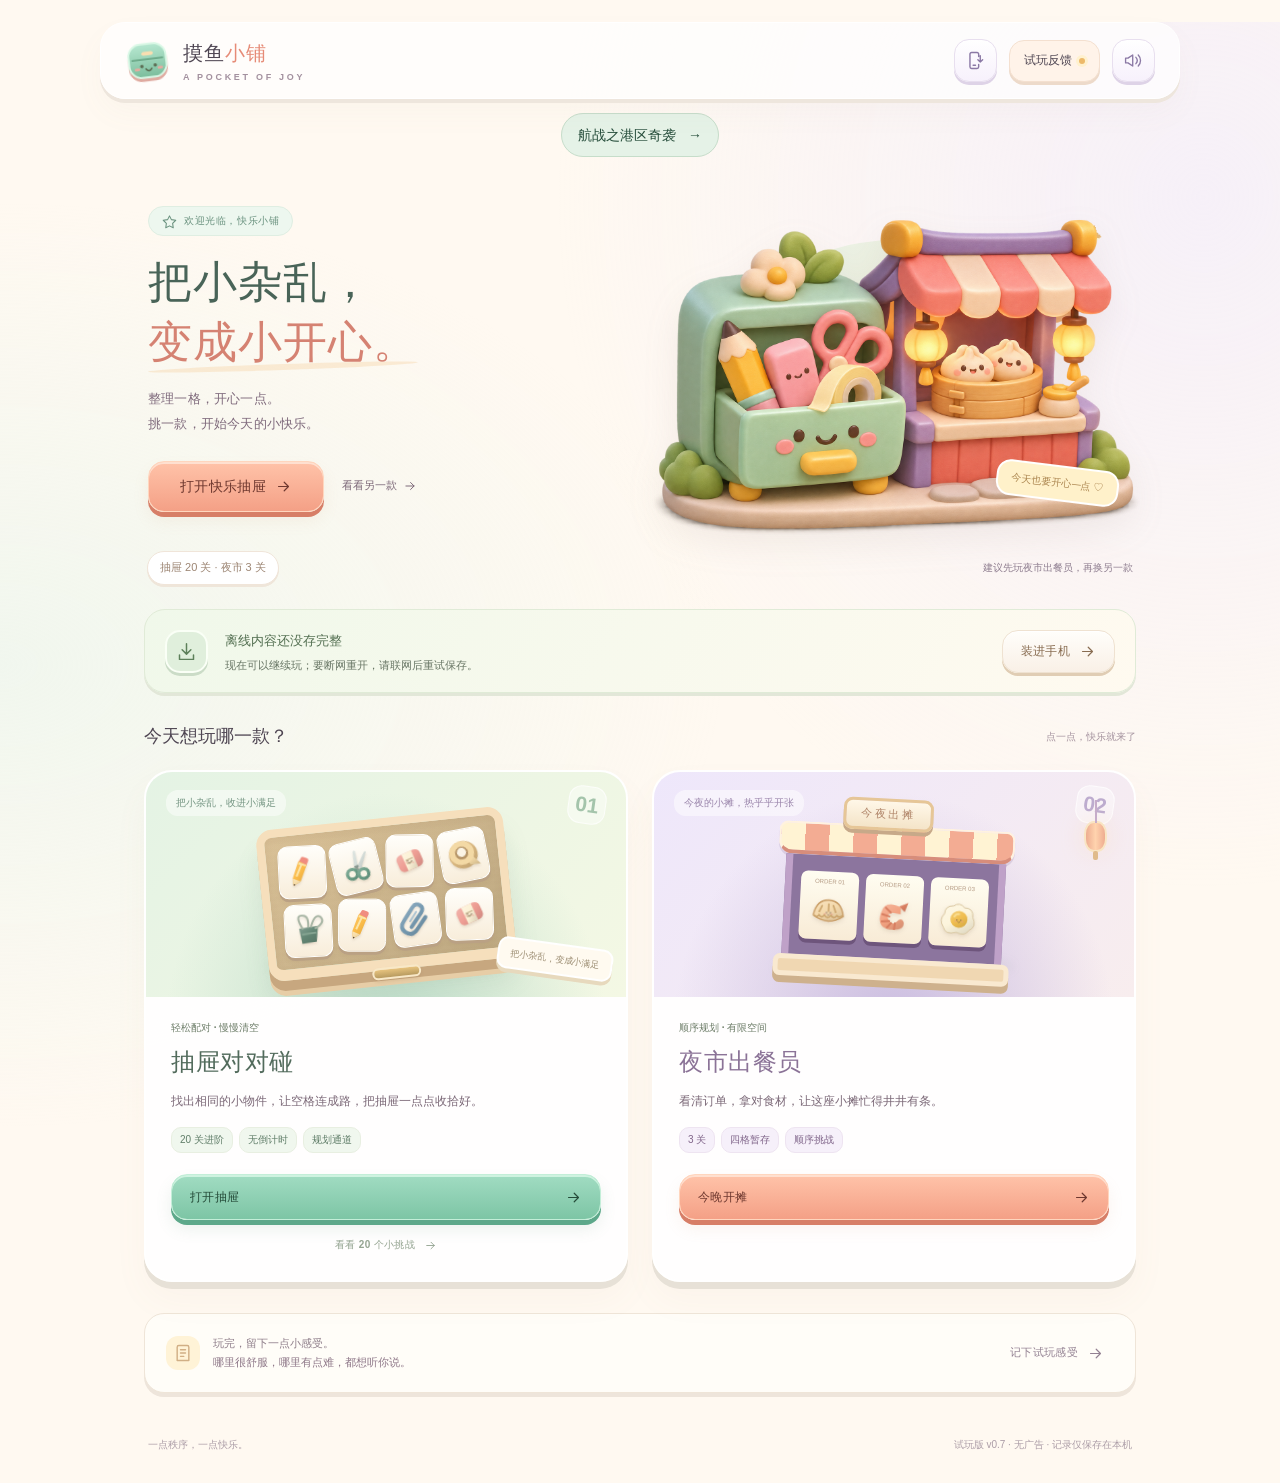
<file: index.html>
<!doctype html>
<html lang="zh-CN">
<head><meta charset="UTF-8"><meta name="viewport" content="width=device-width,initial-scale=1,viewport-fit=cover"><meta name="theme-color" content="#fff9f1"><meta name="description" content="打开抽屉，摆好小摊。抽屉配对20关、夜市出餐3关，来选出你更想再玩的一款。"><title>摸鱼小铺 · 两种小快乐</title><link rel="icon" href="data:image/svg+xml,%3Csvg%20xmlns%3D%22http%3A%2F%2Fwww.w3.org%2F2000%2Fsvg%22%20viewBox%3D%220%200%2064%2064%22%3E%3Crect%20x%3D%225%22%20y%3D%226%22%20width%3D%2254%22%20height%3D%2251%22%20rx%3D%2217%22%20fill%3D%22%2396cfb2%22%2F%3E%3Cpath%20d%3D%22M7%2028h50%22%20stroke%3D%22%236da98b%22%20stroke-width%3D%223%22%2F%3E%3Crect%20x%3D%2223%22%20y%3D%2216%22%20width%3D%2218%22%20height%3D%225%22%20rx%3D%222.5%22%20fill%3D%22%23ffe3b5%22%2F%3E%3Cg%20fill%3D%22%23526d54%22%3E%3Ccircle%20cx%3D%2223%22%20cy%3D%2239%22%20r%3D%222.5%22%2F%3E%3Ccircle%20cx%3D%2241%22%20cy%3D%2239%22%20r%3D%222.5%22%2F%3E%3C%2Fg%3E%3Cpath%20d%3D%22M28%2044q4%205%208%200%22%20fill%3D%22none%22%20stroke%3D%22%23526d54%22%20stroke-width%3D%222.5%22%20stroke-linecap%3D%22round%22%2F%3E%3C%2Fsvg%3E"><link rel="stylesheet" href="style.css"><link rel="manifest" href="manifest.webmanifest"><link rel="apple-touch-icon" href="assets/icons/icon-180.png"><meta name="mobile-web-app-capable" content="yes"><meta name="apple-mobile-web-app-capable" content="yes"><meta name="apple-mobile-web-app-title" content="摸鱼小铺"><meta name="apple-mobile-web-app-status-bar-style" content="default"><style>.pocket-raid-link{display:flex;width:max-content;max-width:calc(100% - 28px);min-height:44px;align-items:center;gap:12px;margin:14px auto 0;padding:0 16px;border:1px solid #c6ddca;border-radius:999px;background:#e5f2e7;color:#274e3c;font-size:14px;font-weight:700;text-decoration:none}.pocket-raid-link:hover,.pocket-raid-link:focus-visible{background:#d6ecdc}.pocket-raid-link:focus-visible{outline:2px solid #274e3c;outline-offset:3px}</style></head>
<body><header class="site-header"><a href="#" class="brand" aria-label="摸鱼小铺，返回首页"><span class="brand-mark" aria-hidden="true"><svg viewBox="0 0 48 48"><defs><linearGradient id="brandMint" x2="0" y2="1"><stop stop-color="#b6e7d0"/><stop offset="1" stop-color="#7bbd9c"/></linearGradient></defs><rect x="4" y="6" width="39" height="35" rx="13" fill="url(#brandMint)" stroke="#daf8e6" stroke-width="2"/><path d="M7 22h33" stroke="#6ba888" stroke-width="2"/><rect x="18" y="14" width="12" height="4" rx="2" fill="#f9deb1"/><circle cx="17" cy="29" r="1.8" fill="#5c6e54"/><circle cx="31" cy="29" r="1.8" fill="#5c6e54"/><path d="M21 32q3 4 6 0" fill="none" stroke="#5c6e54" stroke-width="1.7" stroke-linecap="round"/><ellipse cx="12" cy="32" rx="3" ry="1.5" fill="#e9aaa0"/><ellipse cx="36" cy="32" rx="3" ry="1.5" fill="#e9aaa0"/></svg></span><span class="brand-copy">摸鱼<em>小铺</em><small>A POCKET OF JOY</small></span></a><nav><button class="icon-button offline-entry" data-action="offline-guide" aria-label="离线安装与分享" title="离线安装与分享"><svg viewBox="0 0 24 24" fill="none" stroke="currentColor" stroke-width="1.8" stroke-linecap="round" stroke-linejoin="round" aria-hidden="true"><path d="M16 7V4a2 2 0 0 0-2-2H7a2 2 0 0 0-2 2v16a2 2 0 0 0 2 2h7a2 2 0 0 0 2-2v-3M9 18h3M18 6v8m-3-3 3 3 3-3"/></svg></button><button class="nav-feedback" data-action="report">试玩反馈 <span class="feedback-dot"></span></button><button class="icon-button" id="sound-toggle" aria-haspopup="dialog" data-action="audio-settings" aria-label="音乐与音效设置"></button></nav></header><a class="pocket-raid-link" href="harbor-raid.html">航战之港区奇袭 <span aria-hidden="true">→</span></a><main id="app"></main><footer class="site-footer"><span>一点秩序，一点快乐。</span><span>试玩版 v0.7 · 无广告 · 记录仅保存在本机</span></footer><dialog id="modal" aria-labelledby="modal-title"></dialog><div id="toast" class="toast" role="status" aria-live="polite"></div><script src="engine.js"></script><script src="icons.js"></script><script src="audio.js"></script><script src="offline.js"></script><script src="app.js"></script></body></html>
</file>
<file: style.css>
:root{--paper:#fff9f1;--ink:#4e4552;--muted:#7d7180;--line:#eee3db;--green:#6fba9a;--green-light:#e8f6ee;--orange:#f29a80;--cream:#fffefa;--shadow:0 16px 36px #a87c6312;--spring:cubic-bezier(.22,1.35,.45,1);font-family:ui-rounded,"SF Pro Rounded",-apple-system,BlinkMacSystemFont,"PingFang SC","Microsoft YaHei",sans-serif;color:var(--ink);background:var(--paper);font-synthesis:none;color-scheme:light}
*{box-sizing:border-box}html{scroll-behavior:smooth;scroll-padding-top:20px}body{margin:0;min-width:320px;line-height:1.6;background:radial-gradient(ellipse at 94% 12%,#eee8ff85,transparent 38%),radial-gradient(ellipse at 0 44%,#e6f5ec90,transparent 40%),#fff9f1}body.theme-night{background:radial-gradient(ellipse at 95% 15%,#e9e1ffb0,transparent 50%),#fff9f4}button,a,input,textarea{-webkit-tap-highlight-color:transparent}button{font:inherit;cursor:pointer;color:inherit;border:0;touch-action:manipulation}button:disabled{cursor:default;opacity:.42}a{color:inherit;text-decoration:none}button:focus-visible,a:focus-visible,input:focus-visible,textarea:focus-visible,summary:focus-visible{outline:3px solid #de927d;outline-offset:4px}svg{display:block}button svg{flex-shrink:0}button,a{ -webkit-user-select:none;user-select:none}button:disabled:hover{transform:none}
.site-header{max-width:1080px;margin:22px auto 0;min-height:76px;display:flex;align-items:center;justify-content:space-between;gap:16px;padding:14px 24px;background:#ffffffb8;border:1px solid #fff;box-shadow:0 4px 0 #eee6dd,0 14px 30px #a9927f0b;border-radius:25px;position:relative;z-index:3}.brand{display:flex;gap:12px;align-items:center;font-size:20px;font-weight:850;letter-spacing:1px;white-space:nowrap}.brand small{display:block;font-size:9px;letter-spacing:2.7px;margin-top:1px;font-weight:650;color:#a3919f}.brand-mark{width:46px;height:46px;display:grid;place-items:center;transform:rotate(-7deg);filter:drop-shadow(0 3px 0 #dfaaa0)}.brand-mark svg{width:46px;height:46px}.brand-copy{display:block}.brand-copy em{font-style:normal;color:#e68b77}nav{display:flex;align-items:center;gap:12px}.nav-feedback{background:#fff3e9;border:1px solid #f4e0d0;font-size:12px;font-weight:650;display:flex;align-items:center;gap:7px;min-height:42px;padding:8px 14px;border-radius:15px;box-shadow:0 3px 0 #eddaca}.feedback-dot{width:6px;height:6px;border-radius:50%;background:#edb96a;box-shadow:0 0 0 3px #fff1cf}.icon-button{width:43px;height:43px;display:grid;place-items:center;background:linear-gradient(#fff,#f7f1fc);border:1px solid #e8dfef;box-shadow:0 3px 0 #ded3e7;border-radius:15px;color:#8b79a5}.icon-button svg{width:19px;height:19px}.icon-button:active,.nav-feedback:active{transform:translateY(3px);box-shadow:none}
.home{max-width:1040px;margin:auto;padding:32px 24px 20px}.hero{display:grid;grid-template-columns:1.05fr 1fr;align-items:center;gap:20px;min-height:330px;position:relative;padding:12px 4px 16px}.intro{position:relative;z-index:1}.eyebrow{font-size:10px;font-weight:750;letter-spacing:1.5px;color:#87988b;display:flex;align-items:center;gap:7px}.eyebrow svg{width:15px;height:15px}.intro>.eyebrow{display:inline-flex;padding:6px 13px;background:#edf7ef;border:1px solid #dfeee2;border-radius:25px;color:#6a927f;letter-spacing:.6px}h1{font-size:44px;font-weight:850;letter-spacing:1px;margin:16px 0 14px;line-height:1.36}.hero h1{color:#496458}.hero h1 span{color:#d58272;position:relative}.hero h1 span::after{content:'';height:6px;border-radius:50%;position:absolute;left:0;right:0;bottom:-4px;background:#f5d3a667;transform:rotate(-2deg);z-index:-1}.intro>p{font-size:13px;line-height:1.95;letter-spacing:.2px;color:#7f6a7c;margin:0}.hero-actions{display:flex;align-items:center;gap:18px;margin-top:24px}.hero-actions .primary{min-width:176px;min-height:51px;font-size:14px}.hero-browse{font-size:11px;color:#7c6878;display:flex;align-items:center;gap:6px;padding:12px 0}.hero-browse svg{width:14px;height:14px}.hero-visual{height:315px;position:relative;display:grid;place-items:center;isolation:isolate}.hero-visual::before{content:'';position:absolute;width:290px;height:240px;border-radius:45% 55% 40% 60%;background:linear-gradient(145deg,#e0f1e1aa,#f4e7c3bb);transform:rotate(-8deg);z-index:-1}.hero-visual img{width:110%;height:100%;object-fit:contain;filter:drop-shadow(0 15px 17px #84756419);animation:gentle-float 5s ease-in-out infinite}.hero-sticker{position:absolute;padding:8px 13px;border:2px solid #fff;border-radius:14px;background:#fff1ca;color:#ac8650;font-size:10px;box-shadow:0 5px 12px #a78e6b15;transform:rotate(7deg);bottom:15px;right:13px;font-weight:650}.hero-spark{position:absolute;font-size:20px;color:#e6b978;text-shadow:0 2px #fff7df;top:19px;right:30px;transform:rotate(15deg)}.hero-spark.small{font-size:14px;top:auto;right:auto;bottom:38px;left:15px;color:#bdafd9}.intro-bottom{display:flex;align-items:center;justify-content:space-between;gap:12px;margin:19px 0 24px;padding:0 3px}.session-pill{font-size:11px;padding:7px 12px;background:#fff;border:1px solid #f0e5d9;box-shadow:0 2px 0 #efe6da;border-radius:20px;color:#9c8573;white-space:nowrap}.order-note{font-size:10px;color:#8e7d8f}.section-title{display:flex;align-items:center;gap:10px;font-size:18px;font-weight:800;margin:5px 0 19px}.section-title>span{font-size:10px;font-weight:500;color:#a4929e;margin-left:auto}
.game-cards{display:grid;grid-template-columns:1fr 1fr;gap:24px;scroll-margin-top:30px}.game-card{border:2px solid #fff;border-radius:28px;background:#ffffffec;overflow:hidden;box-shadow:0 7px 0 #e7e1d7,0 18px 35px #a2806a0c;transition:transform .24s var(--spring),box-shadow .24s;position:relative}.card-art{height:225px;position:relative;overflow:hidden;display:grid;place-items:center;background:radial-gradient(ellipse at 50% 115%,#bcdcc9,transparent 65%),linear-gradient(135deg,#e4f3e4,#f4f8e4)}.card-art::after{content:'';position:absolute;width:240px;height:25px;bottom:18px;border-radius:50%;background:#7a967b14;filter:blur(5px)}.card-art.night-art{background:radial-gradient(ellipse at 50% 115%,#c9bbdf,transparent 65%),linear-gradient(135deg,#eee7fb,#f8edee)}.art-label{position:absolute;left:20px;top:18px;font-size:10px;font-weight:700;color:#749582;background:#ffffff83;padding:5px 10px;border-radius:12px;z-index:1}.night-art .art-label{color:#9b86ac}.card-number{position:absolute;right:20px;top:14px;font-size:21px;font-weight:850;color:#a4c4ab;font-style:normal;background:#ffffff69;width:38px;height:38px;border:1px solid #ffffffa8;border-radius:13px;display:grid;place-items:center;transform:rotate(8deg)}.night-art .card-number{color:#bdaccf}.drawer-illustration{width:248px;height:152px;background:repeating-linear-gradient(0deg,#c9aa8409 0 3px,#e2c5a009 4px 7px),linear-gradient(145deg,#d9c197,#bca780);border:8px solid #f6dfbc;border-bottom-width:11px;border-radius:16px;box-shadow:0 10px 0 #c7a77f,0 15px 0 #e7cda6,0 22px 24px #728b721e,inset 0 3px 7px #9c7d5c25;transform:rotate(-6deg);position:relative;margin-top:19px;padding:11px;display:grid;grid-template-columns:repeat(4,1fr);gap:6px;z-index:1}.drawer-illustration::after{content:'';position:absolute;width:45px;height:8px;border-radius:7px;background:linear-gradient(#e7c37e,#b89b60);bottom:-20px;left:94px;border:2px solid #f8e8c7;box-shadow:0 2px 3px #9a775331}.little-object{background:linear-gradient(#fffefa,#f8edda);border:1px solid #fff;border-radius:10px;box-shadow:0 3px 0 #baa184,0 4px 5px #6d553514;display:grid;place-items:center;transform:rotate(var(--rotation,0deg))}.little-object .art{width:42px;height:42px;filter:drop-shadow(0 2px 1px #72533722) saturate(1.1)}.floating-note{position:absolute;bottom:22px;right:13px;background:#fffaf0;border:2px solid #fff;border-radius:10px;box-shadow:0 4px 0 #e7d9bd;transform:rotate(8deg);padding:7px 11px;font-size:9px;color:#9a8b70;font-weight:650;z-index:2}.night-stall{width:236px;position:relative;margin-top:37px;transform:rotate(3deg);z-index:1}.stall-roof{height:33px;background:repeating-linear-gradient(90deg,#fff3d3 0 24px,#f3ac93 24px 48px);border:2px solid #fff2e0;border-bottom:4px solid #d78d7b;border-radius:9px 9px 14px 14px;box-shadow:0 3px 0 #8f739f34}.stall-sign{position:absolute;top:-27px;left:63px;background:linear-gradient(#fff7e8,#f4e4c8);color:#af8367;border:3px solid #e6c697;border-radius:9px;padding:4px 14px;font-size:11px;letter-spacing:3px;box-shadow:0 4px 0 #c7a989}.stall-body{height:100px;margin:0 8px;border-left:7px solid #bfa1c8;border-right:7px solid #bfa1c8;display:flex;align-items:center;gap:7px;padding:9px;background:#8c759e}.mini-order{flex:1;background:linear-gradient(#fffdf1,#f8ebd6);padding:6px 3px;border-radius:7px;height:68px;box-shadow:0 4px 0 #6e557c;display:flex;flex-direction:column;align-items:center;gap:4px;font-size:6px;color:#b49a83}.mini-order .art{width:42px;height:42px;filter:drop-shadow(0 2px 2px #76553e25)}.stall-counter{height:22px;background:#f0d7b2;border:5px solid #f9e9d0;border-radius:7px;box-shadow:0 7px 0 #ceb18d}.lantern{position:absolute;top:49px;right:27px;width:23px;height:31px;background:linear-gradient(90deg,#edac90,#ffd3ae,#eeac90);border:2px solid #f9e5c3;border-radius:42%;box-shadow:0 0 22px #ffdcb766;z-index:2}.lantern::before{content:'';position:absolute;left:9px;top:-23px;height:23px;width:2px;background:#c6acc9}.lantern::after{content:'';position:absolute;left:7px;bottom:-10px;width:5px;height:9px;background:#e0bb8b;border-radius:2px}.card-content{padding:23px 25px 18px}.card-meta{font-size:10px;font-weight:650;color:#6d7d68;margin-bottom:7px;display:flex;align-items:center;justify-content:space-between;gap:8px}.game-card h2{font-size:24px;letter-spacing:.6px;margin:0 0 8px;font-weight:850;color:#526b5c}.game-card.night-card h2{color:#8b7397}.game-card p{font-size:12px;line-height:1.9;margin:0;color:#7c6978}.card-tags{display:flex;gap:6px;flex-wrap:wrap;margin:15px 0 21px}.tag{font-size:10px;color:#5f7d68;background:#f0f7ee;border:1px solid #e8efe1;border-radius:10px;padding:4px 8px}.night-card .tag{background:#f6f0fa;border-color:#eee4f1;color:#80658a}.primary,.secondary,.text-btn{min-height:46px;padding:11px 18px;border-radius:16px;display:inline-flex;align-items:center;justify-content:center;gap:9px;font-weight:750;font-size:12px;letter-spacing:.3px;transition:transform .18s var(--spring),box-shadow .18s,background .18s;position:relative}.primary{background:linear-gradient(#a1dcc2,#7dc5a5);color:#254c39;border:1px solid #c3eed8;box-shadow:0 5px 0 #5da88a,0 9px 16px #5d9a7720,inset 0 2px 0 #e7fff0a8}.primary.orange{background:linear-gradient(#ffc3a9,#f4a086);color:#6e382f;border-color:#ffd6be;box-shadow:0 5px 0 #d77e67,0 9px 16px #d697741c,inset 0 2px 0 #fff0e5a8}.secondary{background:linear-gradient(#fffefb,#f9f0e6);border:1px solid #efe2d1;color:#886c51;box-shadow:0 3px 0 #e0cdb4,inset 0 1px 0 #fff}.text-btn{background:transparent;color:#938192;box-shadow:none;min-height:42px;padding:8px 10px;font-weight:600}.primary svg,.secondary svg,.text-btn svg{width:17px;height:17px}.primary:active{transform:translateY(5px) scale(.985);box-shadow:0 0 0 #5da88a,inset 0 2px 4px #5a8e6a22}.primary.orange:active{box-shadow:0 0 0 #d77e67,inset 0 2px 4px #ba7a5622}.secondary:active{transform:translateY(3px) scale(.98);box-shadow:none}.card-content>.primary{width:100%;justify-content:space-between}.card-content>.card-level-link{width:100%;min-height:34px;margin-top:8px;font-size:10px;color:#94a491}.card-level-link svg{width:13px;height:13px}.home-bottom{margin:31px 0 0;padding:18px 21px;border:1px solid #efe5d8;border-radius:20px;background:#fffdf8;display:flex;align-items:center;gap:13px;font-size:11px;color:#8e7788;line-height:1.8;box-shadow:0 4px 0 #eee5db}.home-bottom>svg{width:34px;height:34px;color:#d1af85;flex-shrink:0;padding:7px;background:#fff3d7;border-radius:12px}.home-bottom b{font-weight:700;color:#8e7d89}.home-bottom .text-btn{margin-left:auto;white-space:nowrap;font-size:11px}.site-footer{max-width:1040px;margin:4px auto 0;padding:20px 28px 30px;display:flex;justify-content:space-between;color:#ac9da7;font-size:10px;gap:15px}.saved-badge{font-size:9px;color:#75927d;letter-spacing:0;display:flex;gap:3px;align-items:center;background:#eef7eb;padding:4px 7px;border-radius:9px;white-space:nowrap}.saved-badge svg{width:12px;height:12px}
.game-shell{max-width:1040px;margin:auto;padding:24px 25px 18px}.game-topline{display:flex;align-items:center;justify-content:space-between;gap:12px;padding:0 1px}.back-link{background:#fffefb;border:1px solid #f0e5d9;border-radius:14px;display:flex;align-items:center;gap:3px;font-size:11px;color:#9a8490;min-height:39px;padding:7px 11px;box-shadow:0 2px 0 #eadecf}.back-link svg{width:16px;height:16px}.level-selector{display:flex;align-items:center;gap:6px}.level-chip{height:36px;min-width:52px;padding:0 11px;background:#fffdf9;color:#ad98a8;border:1px solid #f0e5dc;font-size:11px;border-radius:14px;display:flex;align-items:center;justify-content:center;gap:4px;box-shadow:0 3px 0 #e9ded2}.level-chip.active{color:#6c927d;border-color:#bbdcc9;background:#e3f4e8;box-shadow:0 3px 0 #acd0b9}.level-chip svg{width:12px;height:12px}.level-step{width:37px;height:37px;display:grid;place-items:center;background:linear-gradient(#fff,#f3f8f0);border:1px solid #e1ecdd;border-radius:14px;padding:0;color:#8da389;box-shadow:0 3px 0 #d4e0ca}.level-step svg{width:15px;height:15px}.level-map-trigger{min-height:38px;display:flex;align-items:center;gap:8px;border:1px solid #cce6d3;border-radius:14px;background:linear-gradient(#ecf8ee,#e0f0e1);font-size:11px;padding:7px 13px;white-space:nowrap;color:#729378;font-weight:700;box-shadow:0 3px 0 #bcd7bf}.level-map-trigger svg{width:13px;height:13px}.level-step:active,.level-chip:active,.level-map-trigger:active{transform:translateY(3px);box-shadow:none}.game-layout{display:grid;grid-template-columns:minmax(0,1fr) 305px;gap:50px;margin-top:27px;align-items:start}.game-main{min-width:0;max-width:535px}.game-heading{display:flex;align-items:center;justify-content:space-between;gap:10px;margin-bottom:21px}.game-heading h1{font-size:28px;margin:4px 0 3px;letter-spacing:1px;color:#526e60;font-weight:850}.game-heading .eyebrow{font-size:8px;letter-spacing:1.7px;color:#a0b19d}.level-subtitle{font-size:12px;color:#7c6679;margin:0}.game-timer{font-size:12px;color:#85674d;display:flex;gap:6px;align-items:center;font-variant-numeric:tabular-nums;padding:7px 10px;border-radius:12px;background:#fff3dd;border:1px solid #f0e2c5;white-space:nowrap}.game-timer svg{width:15px;height:15px}.progress-label{display:flex;justify-content:space-between;gap:10px;font-size:11px;color:#8d788b;margin-bottom:9px;padding:0 3px}.progress-label strong{font-weight:750;color:#4d7c63}.progress-track{height:10px;background:#e8e9dc;border:2px solid #fffdf6;box-shadow:inset 0 2px 3px #aba88d26,0 1px 0 #e5dfcd;border-radius:15px;margin-bottom:22px;overflow:hidden}.progress-fill{height:100%;background:linear-gradient(0deg,#8cc9a8,#b8e5bd);border-radius:10px;box-shadow:inset 0 1px 0 #e4ffdd;transition:width .25s}
.drawer-stage{position:relative;padding:16px;background:repeating-linear-gradient(0deg,#99754606 0 2px,transparent 2px 7px),linear-gradient(145deg,#cfb892,#d9c49e 38%,#c6ae88);border:9px solid #f3dcb7;border-bottom-width:16px;border-radius:24px;box-shadow:0 5px 0 #bca07c,0 10px 0 #e4c79e,0 20px 28px #a28a6120,inset 0 5px 10px #8d704933,inset 0 0 0 1px #b49d78}.drawer-stage::before{content:'';position:absolute;inset:-5px;border:1px solid #fff2d8a8;border-radius:18px;pointer-events:none}.drawer-stage::after{content:'';position:absolute;bottom:-18px;width:53px;height:8px;left:calc(50% - 26px);background:linear-gradient(#e9cb8b,#b99e69);border:2px solid #f9e9bc;border-radius:10px;box-shadow:0 2px 3px #96784b33}.drawer-grid{display:grid;grid-template-columns:repeat(var(--cols),minmax(0,1fr));gap:7px;position:relative}.tile{aspect-ratio:1;background:linear-gradient(155deg,#fffef9,#fff5e3);border:1px solid #fff7e9;border-radius:13px;display:flex;align-items:center;justify-content:center;box-shadow:0 4px 0 #b99d78,0 5px 5px #8d755126,inset 0 2px 1px #fff;transition:transform .18s var(--spring),box-shadow .16s,background .16s;min-width:0;padding:1px;position:relative;isolation:isolate}.tile::before{content:'';position:absolute;width:70%;height:68%;border-radius:40% 55% 46% 50%;background:var(--object-color,#d5be96);opacity:.095;z-index:-1;transform:rotate(-12deg)}.tile::after{content:'';position:absolute;left:8px;top:4px;width:35%;height:3px;border-radius:5px;background:#ffffffb8;pointer-events:none}.tile .art{width:94%;height:94%;max-width:70px;filter:drop-shadow(0 2px 1px #70533827) saturate(1.14);transform:rotate(var(--object-tilt,0deg));transition:transform .2s var(--spring);pointer-events:none}.tile.selected{border:2px solid #d6a761;transform:translateY(-3px) scale(1.035);background:linear-gradient(#fff5cb,#ffe6ad);box-shadow:0 5px 0 #b59058,0 0 0 3px #fff3be78,0 9px 13px #aa895033}.tile.selected .art{transform:rotate(0deg) scale(1.05)}.tile.hinted{border:2px solid #e49d97;animation:hint-glow 1.3s ease-in-out infinite;background:#fff0e2}.tile.empty{visibility:hidden;pointer-events:none}.tile.removing{animation:tile-pop .26s ease-in forwards}.tile.wrong{animation:soft-shake .28s ease}.connection{position:absolute;inset:0;width:100%;height:100%;pointer-events:none;z-index:3;overflow:visible}.connection polyline{fill:none;stroke-linecap:round;stroke-linejoin:round}.connection .line-shadow{stroke:#78b29a;stroke-width:8;opacity:.5}.connection .line-main{stroke:#fff5ad;stroke-width:4;filter:drop-shadow(0 0 4px #fff6b8)}.match-celebration{position:fixed;inset:0;pointer-events:none;z-index:12;overflow:hidden}.match-celebration span{position:absolute;display:block;color:var(--spark-color);font-size:11px;line-height:1;animation:sparkle-out .56s ease-out forwards;transform-origin:center}.match-celebration .match-word{font-size:11px;letter-spacing:1px;font-weight:800;color:#a78051;text-shadow:0 1px #fff4cc;animation:match-word .6s ease-out forwards;white-space:nowrap}
.game-message{font-size:11px;line-height:1.8;text-align:center;color:#7d6b7d;min-height:43px;padding:20px 6px 0}.game-controls{display:flex;justify-content:center;gap:12px;margin:17px 0 12px}.game-controls button{font-size:12px;padding:10px 16px;min-height:45px}.feedback-callout{display:block;font-size:10px;line-height:1.8;margin-top:18px;color:#ad9ca7;text-align:center}.feedback-callout button{color:#8ca58d;text-decoration:underline;text-underline-offset:3px;padding:0;background:none;font-size:inherit;min-height:36px}.game-side{padding:26px 24px;background:linear-gradient(145deg,#fffefb,#f9f7eb);border:2px solid #fff;border-radius:25px;box-shadow:0 5px 0 #e9e3d5,0 15px 28px #a28b6d0b;margin-top:4px;position:sticky;top:24px}.side-kicker{font-size:9px;letter-spacing:2px;color:#b0b59b}.game-side h2{font-size:21px;line-height:1.8;letter-spacing:.7px;font-weight:750;margin:10px 0 20px;color:#6f8c74}.side-sample{display:flex;align-items:center;justify-content:center;gap:10px;padding:15px 10px;background:linear-gradient(#edf5e5,#e5edd8);border:1px solid #fff;border-radius:17px;box-shadow:inset 0 2px 5px #b3c19a1c}.side-sample .art{width:47px;height:47px;filter:drop-shadow(0 2px 1px #86906b2b) saturate(1.12)}.side-sample>span{font-size:15px;color:#b2bf97}.side-sample>svg{width:23px;height:23px;color:#91af7a}.rule-step{display:flex;gap:11px;margin:18px 0;align-items:start;color:#807184;font-size:11px;line-height:1.9}.rule-step>span{font-size:10px;font-weight:800;color:#647e57;line-height:1;min-width:24px;height:24px;border-radius:9px;background:#edf3e4;display:grid;place-items:center;margin-top:1px}.rule-step p{margin:0}.side-divider{height:1px;background:#ede8db;margin:21px 0}.side-bottom{font-size:10px;color:#b0a498;line-height:1.9}.mobile-rule{display:none}
.night-shell .game-heading h1{color:#8e739f}.night-shell .game-heading .eyebrow{color:#b2a0c3}.night-shell .level-chip.active{background:#efe6f8;color:#a386b6;border-color:#dfcdeb;box-shadow:0 3px 0 #d2bcdf}.night-shell .game-timer{color:#886386;background:#faf0f3;border-color:#efdee9}.night-shell .progress-fill{background:linear-gradient(0deg,#c5a6dc,#e5cced);box-shadow:inset 0 1px 0 #f9edff}.night-shell .progress-label strong{color:#ae8cbf}.night-stage{background:radial-gradient(ellipse at 50% 0,#9a85ad45,transparent 55%),linear-gradient(145deg,#776289,#665178);border:8px solid #bea3d2;border-bottom-width:13px;border-radius:23px;padding:20px 15px 17px;box-shadow:0 5px 0 #8b6a9d,0 10px 0 #cdb1dc,0 20px 28px #80618b18,inset 0 3px 7px #3c214326;position:relative}.night-stage::before{content:'';position:absolute;top:-8px;left:-8px;right:-8px;height:12px;border:2px solid #fff0e1;border-radius:20px 20px 7px 7px;background:repeating-linear-gradient(90deg,#ffe7c4 0 24px,#f5ad94 24px 48px);box-shadow:0 2px 0 #bd8c81}.orders-label{display:flex;justify-content:space-between;color:#f0e4f8;font-size:9px;letter-spacing:1px;margin:0 3px 11px}.orders{display:grid;grid-template-columns:repeat(3,minmax(0,1fr));gap:9px;margin-bottom:19px}.order{min-height:105px;border-radius:10px 10px 3px 3px;background:linear-gradient(#fffdf0,#f9ead4);padding:10px 5px 9px;position:relative;box-shadow:0 4px 0 #44304e35;box-sizing:border-box;border:1px solid #fff9e7}.order::after{content:'';height:5px;position:absolute;left:0;right:0;bottom:-3px;background:radial-gradient(circle,#705a82 2px,transparent 2.8px) left/9px 8px repeat-x}.order-head{display:flex;justify-content:space-between;color:#8b6955;font-size:8px;letter-spacing:.7px;margin-bottom:9px;border-bottom:1px dashed #e5d0b9;padding-bottom:5px}.order-items{display:flex;flex-wrap:wrap;justify-content:center;gap:1px}.order-food{width:35px;height:36px;position:relative;display:grid;place-items:center}.order-food .art{width:35px;height:35px;filter:drop-shadow(0 2px 1px #9b704620) saturate(1.14)}.order-food.got .art{opacity:.24}.order-food.got::after{content:'✓';position:absolute;inset:0;display:grid;place-items:center;font-size:20px;color:#609669;font-weight:900;text-shadow:0 1px #fff}.order.empty-order{background:#e4d4ef14;border:1px dashed #bda5cc70;box-shadow:none;display:grid;place-items:center;color:#d1bfdc;font-size:10px;gap:4px}.order.empty-order>svg{width:23px;height:23px}.order.empty-order::after{display:none}.buffer-label{font-size:10px;color:#f9edf9;display:flex;justify-content:space-between;margin:3px 4px 9px}.buffer{display:flex;gap:9px;padding:0 15px 17px;border-bottom:1px solid #c3a9d349;justify-content:center}.buffer-slot{width:55px;height:52px;border:2px dashed #bca3cc;background:#5c446b7d;border-radius:13px;display:grid;place-items:center;color:#b59bc4;font-size:11px;box-shadow:inset 0 2px 4px #35243c18}.buffer-slot .art{width:45px;height:45px;filter:drop-shadow(0 2px 1px #755d4a30) saturate(1.14)}.buffer-slot.full{border:2px solid #f7e4f5;background:linear-gradient(#f8eaf3,#e6cfe4);box-shadow:0 3px 0 #52396166,inset 0 2px 1px #fff6fd}.buffer.danger .buffer-slot:not(.full){border-color:#ffd7b3;color:#ffe7c8;animation:gentle-warn 1s infinite}.buffer.danger .buffer-slot.full{border-color:#fbd2be;background:linear-gradient(#ffe7d5,#edc8bd)}.pantry-label{color:#f7eaff;font-size:9px;letter-spacing:.8px;display:flex;justify-content:space-between;margin:16px 3px 9px}.pantry{display:grid;grid-template-columns:repeat(var(--lanes),minmax(0,1fr));gap:8px;align-items:start}.food-lane{display:flex;flex-direction:column;align-items:center;gap:5px;padding:5px 4px 8px;background:#4e375f4d;border:1px solid #d9bee921;border-radius:13px;min-height:143px;min-width:0;box-shadow:inset 0 2px 3px #38284324}.food-tile{background:linear-gradient(#fff5dd,#f3e1bb);width:100%;aspect-ratio:1;border-radius:11px;box-shadow:0 4px 0 #a88566;padding:2px;position:relative;border:1px solid #fff7e1;display:grid;place-items:center;min-width:0}.food-tile .art{width:100%;height:100%;max-width:57px;filter:drop-shadow(0 2px 1px #926b4430) saturate(1.15)}.food-tile.front{border:2px solid #fff5c6;background:linear-gradient(#fff9e7,#f9e8c1);box-shadow:0 4px 0 #c39b71,0 6px 8px #38213c22;transition:transform .18s var(--spring),box-shadow .18s;cursor:pointer}.food-tile.front::after{content:'';position:absolute;top:-4px;right:-4px;width:8px;height:8px;background:#a9ddbb;border:2px solid #80628e;border-radius:50%;box-shadow:0 0 0 2px #aed9b720}.food-tile.front:active{transform:translateY(3px) scale(.96);box-shadow:0 1px 0 #b38f67}.food-tile.behind{height:34px;aspect-ratio:auto;opacity:.76;border-radius:8px;box-shadow:0 2px 0 #51396466;background:linear-gradient(#ddd0e0,#c4b5d1);border:1px solid #ecdff1;pointer-events:none;padding:0}.food-tile.behind .art{width:33px;height:33px}.food-tile.hinted{border-color:#ffe0a0;animation:hint-glow 1s infinite}.lane-empty{font-size:9px;color:#c7b0d4;padding-top:17px}.night-shell .game-side{background:linear-gradient(145deg,#fffaff,#faf1fa);box-shadow:0 5px 0 #eaddeb,0 15px 28px #a480aa0b}.night-shell .side-kicker{color:#c2aac8}.night-shell .game-side h2{color:#8e6b9e}.night-shell .rule-step>span{background:#f1e6f6;color:#b092c1}.night-shell .side-sample{background:linear-gradient(#f7eaf6,#f0dff0)}
dialog{border:2px solid #fff;border-radius:29px;background:linear-gradient(145deg,#fffefb,#fff8ee);color:var(--ink);width:min(446px,calc(100% - 28px));padding:30px;max-height:calc(100dvh - 40px);box-shadow:0 7px 0 #dcd0be,0 30px 90px #5b435c30;overscroll-behavior:contain}dialog[open]{animation:modal-pop .25s var(--spring)}dialog::backdrop{background:#64516660;backdrop-filter:blur(6px)}.modal-close{position:absolute;right:13px;top:13px;width:36px;height:36px;background:linear-gradient(#fff,#f4e8f2);border:1px solid #eddfeb;box-shadow:0 2px 0 #e2d3e1;border-radius:13px;display:grid;place-items:center;color:#b399af;z-index:1}.modal-close svg{width:17px;height:17px}.modal-kicker{font-size:9px;color:#b9a89e;letter-spacing:1.7px;margin:0 30px 11px 0}.modal-title{font-size:24px;letter-spacing:.5px;line-height:1.65;margin:0 0 11px;font-weight:850;color:#677e6a;padding-right:15px}.modal-body{font-size:12px;line-height:1.95;color:#7e6c7b}.modal-body strong{color:#9a8466;font-weight:750}.modal-body p{margin:9px 0}.modal-art{display:flex;justify-content:center;gap:13px;align-items:center;padding:18px;margin:13px 0 17px;background:linear-gradient(#f1f7e5,#eaf1dd);border:2px solid #fff;border-radius:21px;box-shadow:inset 0 2px 4px #afb9a116}.modal-art .art{width:55px;height:55px;filter:drop-shadow(0 3px 1px #879b6925) saturate(1.15)}.modal-art svg:not(.art){width:23px;color:#a5b88b}.modal-actions{display:flex;flex-direction:column;gap:13px;margin-top:23px}.modal-actions .primary,.modal-actions .secondary{width:100%;min-height:47px}.modal-actions .text-btn{min-height:36px;font-size:11px}.result-medal{margin:7px auto 20px;background:radial-gradient(circle at 35% 25%,#fff6b3,#efcb73);border:4px solid #fff6cf;width:77px;height:77px;border-radius:26px;display:grid;place-items:center;color:#bd9146;transform:rotate(-9deg);box-shadow:0 5px 0 #d2ad61,0 10px 20px #e4c57522}.result-medal svg{width:37px;height:37px;fill:#ffeaaa;stroke-width:1.5}.result-center{text-align:center}.result-center .modal-title{padding-right:0}.result-stats{display:flex;justify-content:center;gap:43px;margin:20px 0;padding:17px;background:#f3f5e8;border:1px solid #fff;border-radius:18px;box-shadow:inset 0 2px 4px #b3b89813}.result-stats strong{display:block;font-size:24px;font-weight:800;color:#84a27d;font-variant-numeric:tabular-nums}.result-stats span{font-size:10px;color:#8b8169}.feedback-form fieldset{border:0;padding:0;margin:19px 0}.feedback-form legend{font-size:12px;line-height:1.8;color:#8b7c8c;margin-bottom:9px;font-weight:700}.choices{display:flex;gap:7px;flex-wrap:wrap}.choice{position:relative;flex:1;min-width:70px}.choice input{position:absolute;opacity:0;width:1px;height:1px}.choice span{display:flex;align-items:center;justify-content:center;min-height:43px;padding:8px 7px;background:linear-gradient(#fffefa,#f8f1e9);border:1px solid #eee2d5;border-radius:12px;font-size:11px;color:#8b7487;text-align:center;box-shadow:0 2px 0 #e7daca;transition:transform .15s var(--spring),background .15s}.choice input:checked+span{background:linear-gradient(#e6f4e8,#d8ecd9);border-color:#b5d3b8;color:#78977c;box-shadow:0 2px 0 #afceb3}.choice input:focus-visible+span{outline:3px solid #ddae92;outline-offset:2px}.rating-choices .choice{min-width:34px}.rating-choices .choice span{font-size:10px;padding:8px 2px}.preference-choices .choice{min-width:44%}textarea{font:inherit;resize:vertical;width:100%;min-height:85px;border-radius:14px;border:1px solid #eadecf;padding:13px;background:#fffef8;color:#8a7a86;font-size:12px;line-height:1.8;box-shadow:inset 0 2px 4px #c3a88b0c}textarea::placeholder{color:#b9aab1}.report-game{padding:14px 16px;background:#f0f5e8;border:1px solid #fff;border-radius:16px;margin:12px 0;font-size:11px;line-height:1.95;color:#7b886d}.report-game strong{display:block;color:#7d9b7a;font-size:13px;font-weight:750;margin-bottom:3px}.report-details{font-size:11px;color:#aa9ca5;line-height:1.9;margin-top:17px}.report-options{display:grid;grid-template-columns:1fr 1fr;gap:10px;margin-top:19px}.report-options button{font-size:11px;padding:10px 7px}.report-area{margin-top:16px;min-height:180px;font-size:11px;line-height:1.8}.privacy-note{font-size:10px;color:#85717d;line-height:1.9;margin-top:17px}.mini-notice{background:#fff2d8;border:1px solid #eedfbd;border-radius:14px;padding:12px;font-size:10px;color:#b0966b;line-height:1.8;margin-top:14px}.toast{position:fixed;bottom:max(30px,env(safe-area-inset-bottom));left:50%;transform:translate(-50%,20px);background:#fff8e9;color:#a1876e;border:2px solid #fff;padding:13px 20px;border-radius:18px;font-size:12px;line-height:1.7;max-width:min(420px,90vw);width:max-content;text-align:center;opacity:0;pointer-events:none;transition:opacity .2s,transform .2s;z-index:30;box-shadow:0 4px 0 #dec9ae,0 12px 25px #6f574222}.toast.show{opacity:1;transform:translate(-50%,0)}.win-stars{position:fixed;inset:0;pointer-events:none;z-index:5;overflow:hidden}.win-stars span{position:absolute;width:7px;height:12px;border-radius:3px;animation:confetti 1.5s forwards;top:30%;left:50%}
.level-map{margin:20px 0 12px}.level-chapter{margin:20px 0}.chapter-heading{display:flex;justify-content:space-between;font-size:10px;color:#9ba78e;margin-bottom:10px;font-weight:700}.chapter-heading span:last-child{font-size:9px;color:#baacb6;font-weight:500}.level-map-grid{display:grid;grid-template-columns:repeat(5,minmax(0,1fr));gap:8px}.level-map-cell{min-height:65px;padding:9px 2px;border:1px solid #f1e4d6;border-radius:15px;background:linear-gradient(#fffefa,#f9f0e3);box-shadow:0 4px 0 #e6d4be;display:flex;flex-direction:column;align-items:center;justify-content:center;gap:5px;color:#92738b;transition:transform .17s var(--spring),box-shadow .17s}.level-map-cell strong{font-size:20px;font-weight:850;font-variant-numeric:tabular-nums}.level-map-cell>span{font-size:8px;display:flex;align-items:center;justify-content:center;gap:2px;color:#bcaeb6}.level-map-cell>span svg{width:10px;height:10px}.level-map-cell.completed{background:linear-gradient(#e8f7e8,#d8ecd9);border-color:#c7e3c8;color:#5a865b;box-shadow:0 4px 0 #b9d6b6}.level-map-cell.completed>span{color:#5c7d58}.level-map-cell.current{border:2px solid #e4ad87;background:linear-gradient(#fff5dc,#ffe6bb);box-shadow:0 4px 0 #d9b387;color:#926d39}.level-map-cell:active{transform:translateY(4px) scale(.98);box-shadow:none}.audio-control{margin:19px 0;padding:15px 0;border-bottom:1px solid #f0e5db}.audio-control-heading{display:flex;align-items:center;justify-content:space-between;gap:15px}.audio-control-heading strong{font-size:13px;font-weight:750;color:#899b80}.audio-control-heading p{font-size:10px;color:#b1a1aa;line-height:1.8;margin:4px 0}.audio-switch{min-height:38px;min-width:62px;border:1px solid #cce4cc;background:linear-gradient(#e7f6e6,#d3e8d2);color:#86a67e;border-radius:15px;font-size:11px;font-weight:750;box-shadow:0 3px 0 #b7d2b3}.audio-switch[aria-checked="false"]{border-color:#eadee6;background:#f5edf1;color:#b6a3b0;box-shadow:0 3px 0 #e2d6de}.audio-switch:active{transform:translateY(3px);box-shadow:none}.audio-volume{display:flex;align-items:center;gap:12px;margin-top:13px;font-size:10px;color:#8e7887}.audio-volume input{flex:1;min-width:0;accent-color:#94bd93;height:30px;cursor:pointer}.audio-volume output{min-width:33px;text-align:right;font-variant-numeric:tabular-nums}.audio-status{font-size:10px;color:#788b69;min-height:18px;line-height:1.8;margin:0}.audio-retry{font-size:10px;padding:0;min-height:35px}.audio-preview-label{margin:17px 0 10px;font-size:10px;color:#af9ca9}.audio-previews{display:grid;grid-template-columns:repeat(3,1fr);gap:9px}.audio-previews .secondary{font-size:10px;padding:9px 5px;min-height:42px}.audio-credits{font-size:9px;color:#b3a4ad;line-height:1.9;border-top:1px solid #eee2db;padding-top:12px}.audio-credits summary{cursor:pointer;min-height:28px}.audio-credits a{text-decoration:underline;text-underline-offset:2px;color:#9ba58c}.audio-credits p{margin:7px 0}
@media(hover:hover) and (pointer:fine){.game-card:hover{transform:translateY(-5px);box-shadow:0 9px 0 #e7e1d7,0 22px 35px #a2806a14}.primary:hover{transform:translateY(-2px);filter:brightness(1.025)}.secondary:hover{transform:translateY(-2px);background:#fff9ee}.tile:not(.empty):not(.removing):hover{transform:translateY(-3px) scale(1.03);box-shadow:0 6px 0 #b99d78,0 9px 9px #8d755126}.tile:hover .art{transform:rotate(0deg) scale(1.04)}.food-tile.front:hover{transform:translateY(-3px)}.level-map-cell:hover{transform:translateY(-2px)}.icon-button:hover,.nav-feedback:hover{filter:brightness(1.025)}}
@keyframes gentle-float{50%{transform:translateY(-7px) rotate(1deg)}}@keyframes hint-glow{50%{box-shadow:0 4px 0 #c69f84,0 0 0 3px #ffdbbc8f;filter:brightness(1.04)}}@keyframes soft-shake{20%{transform:translateX(-3px) rotate(-2deg)}50%{transform:translateX(3px) rotate(2deg)}75%{transform:translateX(-2px)}}@keyframes tile-pop{0%{transform:scale(1)}30%{transform:scale(1.1) rotate(-3deg);opacity:1}100%{transform:scale(.3) rotate(9deg);opacity:0}}@keyframes modal-pop{from{opacity:0;transform:translateY(14px) scale(.96)}to{opacity:1;transform:none}}@keyframes sparkle-out{0%{transform:translate(-50%,-50%) scale(.3);opacity:0}20%{opacity:1}100%{transform:translate(calc(-50% + var(--dx)),calc(-50% + var(--dy))) rotate(var(--spin)) scale(.3);opacity:0}}@keyframes match-word{from{transform:translate(-50%,0);opacity:0}25%{opacity:1}to{transform:translate(-50%,-27px);opacity:0}}@keyframes confetti{to{transform:translate(var(--x),var(--y)) rotate(var(--r));opacity:0}}@keyframes gentle-warn{50%{box-shadow:0 0 0 3px #ffd5a931;background:#7a5b794d}}
@media(max-width:1100px){.site-header{margin-left:22px;margin-right:22px}.game-layout{gap:35px;grid-template-columns:minmax(0,1fr) 285px}.game-side{padding:24px 21px}.game-side h2{font-size:19px}}
@media(max-width:850px){.hero{grid-template-columns:1fr 1fr;gap:0;min-height:305px}.hero h1{font-size:36px}.hero-visual{height:270px}.hero-visual::before{width:230px;height:215px}.hero-sticker{right:0;font-size:9px}.game-layout{gap:25px;grid-template-columns:minmax(0,1fr) 250px}.game-side{padding:22px 18px}.game-side h2{font-size:18px}.game-side .rule-step{font-size:10px}.drawer-stage{padding:13px;border-width:8px;border-bottom-width:14px}.drawer-grid{gap:6px}.game-heading h1{font-size:25px}.game-heading .eyebrow{font-size:7px;letter-spacing:1px}.card-art{height:205px}.drawer-illustration{transform:rotate(-6deg) scale(.9)}.night-stall{transform:rotate(3deg) scale(.9)}.floating-note{font-size:8px;right:10px}.card-content{padding:21px}.game-card h2{font-size:22px}.order-food{width:28px;height:30px}.order-food .art{width:28px;height:28px}.orders{gap:6px}.order-head{font-size:7px}.night-stage{padding:18px 10px 14px}.pantry{gap:6px}.food-lane{padding-left:3px;padding-right:3px}}
@media(max-width:650px){.site-header{min-height:66px;padding:12px 15px;margin:13px 14px 0;border-radius:21px}.brand{font-size:17px;gap:9px;letter-spacing:.7px}.brand-mark,.brand-mark svg{width:37px;height:37px}.brand small{font-size:7px;letter-spacing:2.2px}.nav-feedback{font-size:10px;padding:7px 10px;min-height:37px;border-radius:12px}nav{gap:9px}.icon-button{width:37px;height:37px;border-radius:12px}.icon-button svg{width:17px;height:17px}.home{padding:22px 18px 16px}.hero{display:block;min-height:0;padding:5px 3px 0}.intro{max-width:100%;padding-right:15%}.hero h1{font-size:32px;line-height:1.4;margin:14px 0 13px;letter-spacing:.7px}.intro>.eyebrow{font-size:9px;padding:5px 10px}.intro>p{font-size:11px;line-height:1.9;max-width:205px}.hero-actions{gap:14px;margin-top:22px;position:relative;z-index:2}.hero-actions .primary{min-width:157px;min-height:47px;font-size:12px}.hero-browse{font-size:10px}.hero-visual{position:absolute;width:clamp(140px,38vw,190px);height:155px;right:-10px;top:30px;z-index:0;pointer-events:none;opacity:.95}.hero-visual::before{width:150px;height:138px;opacity:.6}.hero-visual img{width:112%;height:100%;transform:rotate(6deg);animation:none}.hero-sticker{display:none}.hero-spark{font-size:12px;right:7px;top:7px}.hero-spark.small{display:none}.intro-bottom{margin:26px 0 24px;flex-wrap:wrap;gap:11px;padding:0}.session-pill{font-size:9px;padding:6px 10px}.order-note{font-size:9px}.section-title{font-size:17px;margin-bottom:16px}.section-title>span{font-size:9px}.game-cards{grid-template-columns:1fr;gap:25px}.card-art{height:209px}.drawer-illustration{transform:rotate(-6deg) scale(.93)}.night-stall{transform:rotate(3deg) scale(.96)}.art-label{left:18px;top:17px;font-size:9px}.card-number{right:17px;width:35px;height:35px;font-size:19px}.floating-note{right:18px;font-size:9px;bottom:21px}.card-content{padding:21px 23px 16px}.game-card h2{font-size:23px}.game-card p{font-size:12px}.card-meta{font-size:9px}.card-tags{margin:14px 0 20px}.primary,.secondary{border-radius:15px}.card-content>.primary{min-height:46px}.home-bottom{gap:11px;padding:16px;margin-top:28px;font-size:10px;flex-wrap:wrap}.home-bottom .text-btn{margin:0 0 0 43px;min-height:27px;font-size:10px;padding:0}.site-footer{padding:17px 23px 25px;flex-direction:column;font-size:9px;gap:7px}.game-shell{padding:19px 16px 100px;max-width:490px}.game-topline{gap:8px}.back-link{font-size:10px;padding:7px 9px;min-height:36px}.back-link svg{width:14px;height:14px}.drawer-level-nav{gap:5px}.level-step{width:34px;height:35px;border-radius:12px}.level-map-trigger{min-height:36px;padding:7px 10px;font-size:10px;gap:7px}.level-chip{min-width:45px;padding:0 8px;font-size:10px;height:35px}.game-layout{display:block;margin-top:22px}.game-main{max-width:none}.game-side{display:none}.game-heading{margin-bottom:16px;gap:8px}.game-heading h1{font-size:26px;letter-spacing:.5px}.game-heading .eyebrow{font-size:7px;letter-spacing:1.1px}.level-subtitle{font-size:11px}.game-timer{font-size:11px;padding:6px 9px}.game-timer svg{width:13px;height:13px}.mobile-rule{display:block;background:#f0f7e8;border:1px solid #e4edd7;border-radius:14px;padding:10px 12px;margin:13px 0 18px;font-size:10px;line-height:1.9;color:#5e7555;box-shadow:inset 0 1px 0 #fff}.mobile-rule button{font-size:10px;font-weight:700}.night-shell .mobile-rule{background:#f7eff9;border-color:#ecdef0;color:#7c6389}.progress-label{font-size:10px;margin-bottom:8px}.progress-track{margin-bottom:19px;height:9px}.drawer-stage{padding:12px;border-width:6px;border-bottom-width:13px;border-radius:21px;box-shadow:0 5px 0 #bca07c,0 9px 0 #e4c79e,0 15px 24px #a28a6118,inset 0 4px 7px #8d70492b}.drawer-stage::before{border-radius:16px;inset:-3px}.drawer-grid{gap:6px}.tile{border-radius:11px;padding:0;box-shadow:0 3px 0 #b99d78,0 4px 4px #8d755120,inset 0 2px 1px #fff}.tile::after{left:6px;top:3px;height:2px}.tile .art{width:97%;height:97%}.game-message{padding-top:20px;font-size:10px;min-height:44px;line-height:1.85}.game-controls{position:fixed;bottom:calc(14px + env(safe-area-inset-bottom));left:50%;transform:translateX(-50%);z-index:9;width:min(350px,calc(100vw - 28px));gap:8px;margin:0;background:#fffdf7ed;border:2px solid #fff;padding:9px;border-radius:23px;box-shadow:0 4px 0 #e5d8c7,0 10px 30px #6e544221;backdrop-filter:blur(12px)}.game-controls button{flex:1;min-width:0;min-height:43px;padding:9px 5px;font-size:11px;border-radius:13px;gap:6px}.game-controls button svg{width:16px;height:16px}.game-controls .text-btn{background:#faf1e8;border:1px solid #eddfd3;box-shadow:0 2px 0 #e5d4c3}.feedback-callout{font-size:10px;margin-top:14px}.in-game .site-footer{display:none}.in-game .toast{bottom:calc(100px + env(safe-area-inset-bottom))}.night-stage{padding:18px 11px 14px;border-width:6px;border-bottom-width:12px;border-radius:21px}.night-stage::before{left:-6px;right:-6px;top:-6px}.orders{gap:7px;margin-bottom:15px}.order{min-height:95px;padding:8px 4px}.order-head{font-size:7px;margin-bottom:7px}.order-food{width:30px;height:33px}.order-food .art{width:30px;height:30px}.buffer{padding:0 13px 14px;gap:9px}.buffer-slot{width:51px;height:49px;border-radius:12px}.buffer-slot .art{width:43px;height:43px}.pantry{gap:6px}.food-lane{padding:5px 3px 7px;gap:5px;min-height:137px;border-radius:11px}.food-tile{border-radius:9px;padding:1px}.food-tile.behind{height:31px;border-radius:6px}.food-tile.behind .art{height:29px;width:29px}.food-tile.front::after{width:7px;height:7px}.pantry-label{margin-top:14px}dialog{padding:27px 23px;border-radius:25px;max-height:calc(100dvh - 36px)}.modal-title{font-size:22px}.modal-body{font-size:12px}.modal-actions{gap:12px}.level-map-grid{gap:7px}.level-map-cell{min-height:61px;border-radius:13px}.level-map-cell strong{font-size:18px}.level-chapter{margin:19px 0}.audio-previews{gap:8px}.report-options{gap:9px}}
@media(max-width:365px){.hero-visual{width:145px;height:145px;right:-10px;top:43px;opacity:.8}.hero h1{font-size:31px}.intro{padding-right:12%}.hero-browse{font-size:9px}.hero-actions{gap:12px}.hero-actions .primary{min-width:145px}.site-header{margin-left:11px;margin-right:11px;padding-left:12px;padding-right:12px}.brand{font-size:16px}.nav-feedback{font-size:9px;padding:7px 8px}.game-shell{padding-left:11px;padding-right:11px}.drawer-stage{padding:9px;border-width:5px;border-bottom-width:12px}.drawer-grid{gap:5px}.tile{border-radius:9px}.game-heading h1{font-size:24px}.game-heading .eyebrow{font-size:6px;letter-spacing:.9px}.order-food{width:27px;height:30px}.order-food .art{width:27px;height:27px}.night-stage{padding-left:9px;padding-right:9px}.pantry{gap:5px}.food-lane{padding-left:2px;padding-right:2px}.home{padding-left:16px;padding-right:16px}}
@media(max-width:350px){.game-shell{padding-left:6px;padding-right:6px}.drawer-stage{padding:6px;border-width:4px;border-bottom-width:9px}.drawer-grid{gap:4px}.game-topline{padding-left:4px;padding-right:4px}.hero-visual{width:128px;right:-11px}.hero h1{font-size:28px}.hero-actions .primary{min-width:136px}.hero-actions{gap:10px}.intro>p{max-width:220px}.nav-feedback{padding:7px}.brand-mark,.brand-mark svg{width:33px;height:33px}.brand{gap:7px}}
@media(prefers-reduced-motion:reduce){html{scroll-behavior:auto}*,*::before,*::after{animation-duration:.01ms!important;animation-iteration-count:1!important;transition-duration:.01ms!important;scroll-behavior:auto!important}.hero-visual img{animation:none}.tile.removing{opacity:0}.match-celebration{display:none}}
/* Keep compact order receipts readable and decorative art inside the viewport. */
body{overflow-x:clip}.order-items{display:grid;grid-template-columns:repeat(3,minmax(0,1fr));gap:1px}.order-food{width:100%;min-width:0}.order-food .art{width:100%;max-width:35px}

.card-cover-button{display:block;width:100%;padding:0;margin:0;text-align:inherit;background:transparent;border:0}.card-cover-button:focus-visible{outline-offset:-5px;outline-color:#e7ad8d;border-radius:24px}.tile:not(.empty):not(.removing):active{transform:translateY(2px) scale(.96);box-shadow:0 1px 0 #b99d78,inset 0 2px 4px #c8ac7d25}

/* A small, visible check that the whole game is available without a connection. */
[hidden]{display:none!important}
.offline-card{display:grid;grid-template-columns:44px minmax(0,1fr) auto;gap:16px;align-items:center;margin:0 0 29px;padding:17px 20px;background:linear-gradient(125deg,#f0f8ea,#fffaf0);border:1px solid #e0ebd7;border-radius:21px;box-shadow:0 3px 0 #e2e7d8}
.offline-badge{width:43px;height:43px;display:grid;place-items:center;background:#e0efdc;border:2px solid #fafff6;border-radius:15px;color:#5d805a;box-shadow:0 3px 0 #cbdcc7}
.offline-badge svg{width:21px;height:21px}.offline-card strong{font-size:13px;color:#526e50}.offline-card p{font-size:11px;color:#687665;margin:3px 0 0;line-height:1.8}.offline-card .secondary{font-size:12px;min-height:42px;white-space:nowrap}
.offline-progress{display:block;width:100%;max-width:280px;height:7px;accent-color:#84b78a;margin-top:10px;border:0;border-radius:8px;overflow:hidden;background:#e6ebdf}.offline-progress::-webkit-progress-bar{background:#e6ebdf;border-radius:8px}.offline-progress::-webkit-progress-value{background:#84b78a;border-radius:8px}
.offline-guide-status{padding:15px 16px;border:1px solid #d9e7d1;background:#f0f7e9;border-radius:16px;margin:18px 0;color:#536f4d}.offline-guide-status strong{font-size:13px}.offline-guide-status p{font-size:12px;margin:5px 0 0;line-height:1.8;color:#65785c}.offline-guide-status .offline-progress{max-width:none}
.install-steps{list-style:none;padding:0;margin:18px 0;display:grid;gap:11px}.install-steps li{border:1px solid #eadfd8;border-radius:15px;padding:13px 15px;background:#fffdf7}.install-steps li.suggested{border-color:#b7d1b0;background:#f4faef}.install-steps strong{display:block;font-size:13px;color:#625267;margin-bottom:5px}.install-steps span{display:block;font-size:12px;line-height:1.9;color:#7e6c7b}.install-browser-note,.offline-test-note{font-size:12px;line-height:1.9;padding:12px 14px;border-radius:14px;background:#fff0dc;color:#795d38}.offline-test-note{background:#f4edf8;color:#745f83}
@media(max-width:650px){.offline-card{grid-template-columns:32px minmax(0,1fr);gap:9px 12px;padding:15px;margin-bottom:27px}.offline-badge{width:32px;height:34px;border-radius:12px;align-self:start}.offline-badge svg{width:17px;height:17px}.offline-card strong{font-size:12px}.offline-card p{font-size:11px}.offline-card>.secondary{grid-column:2;justify-self:start;font-size:11px;min-height:38px;padding:8px 13px}.site-header{gap:10px}nav{gap:7px}}
@media(max-width:365px){.site-header{gap:7px}.site-header nav{gap:6px}.nav-feedback{padding-left:7px;padding-right:7px}}
@media(display-mode:standalone){.site-header{margin-top:calc(13px + env(safe-area-inset-top))}.site-footer{padding-bottom:calc(25px + env(safe-area-inset-bottom))}}
</file>
